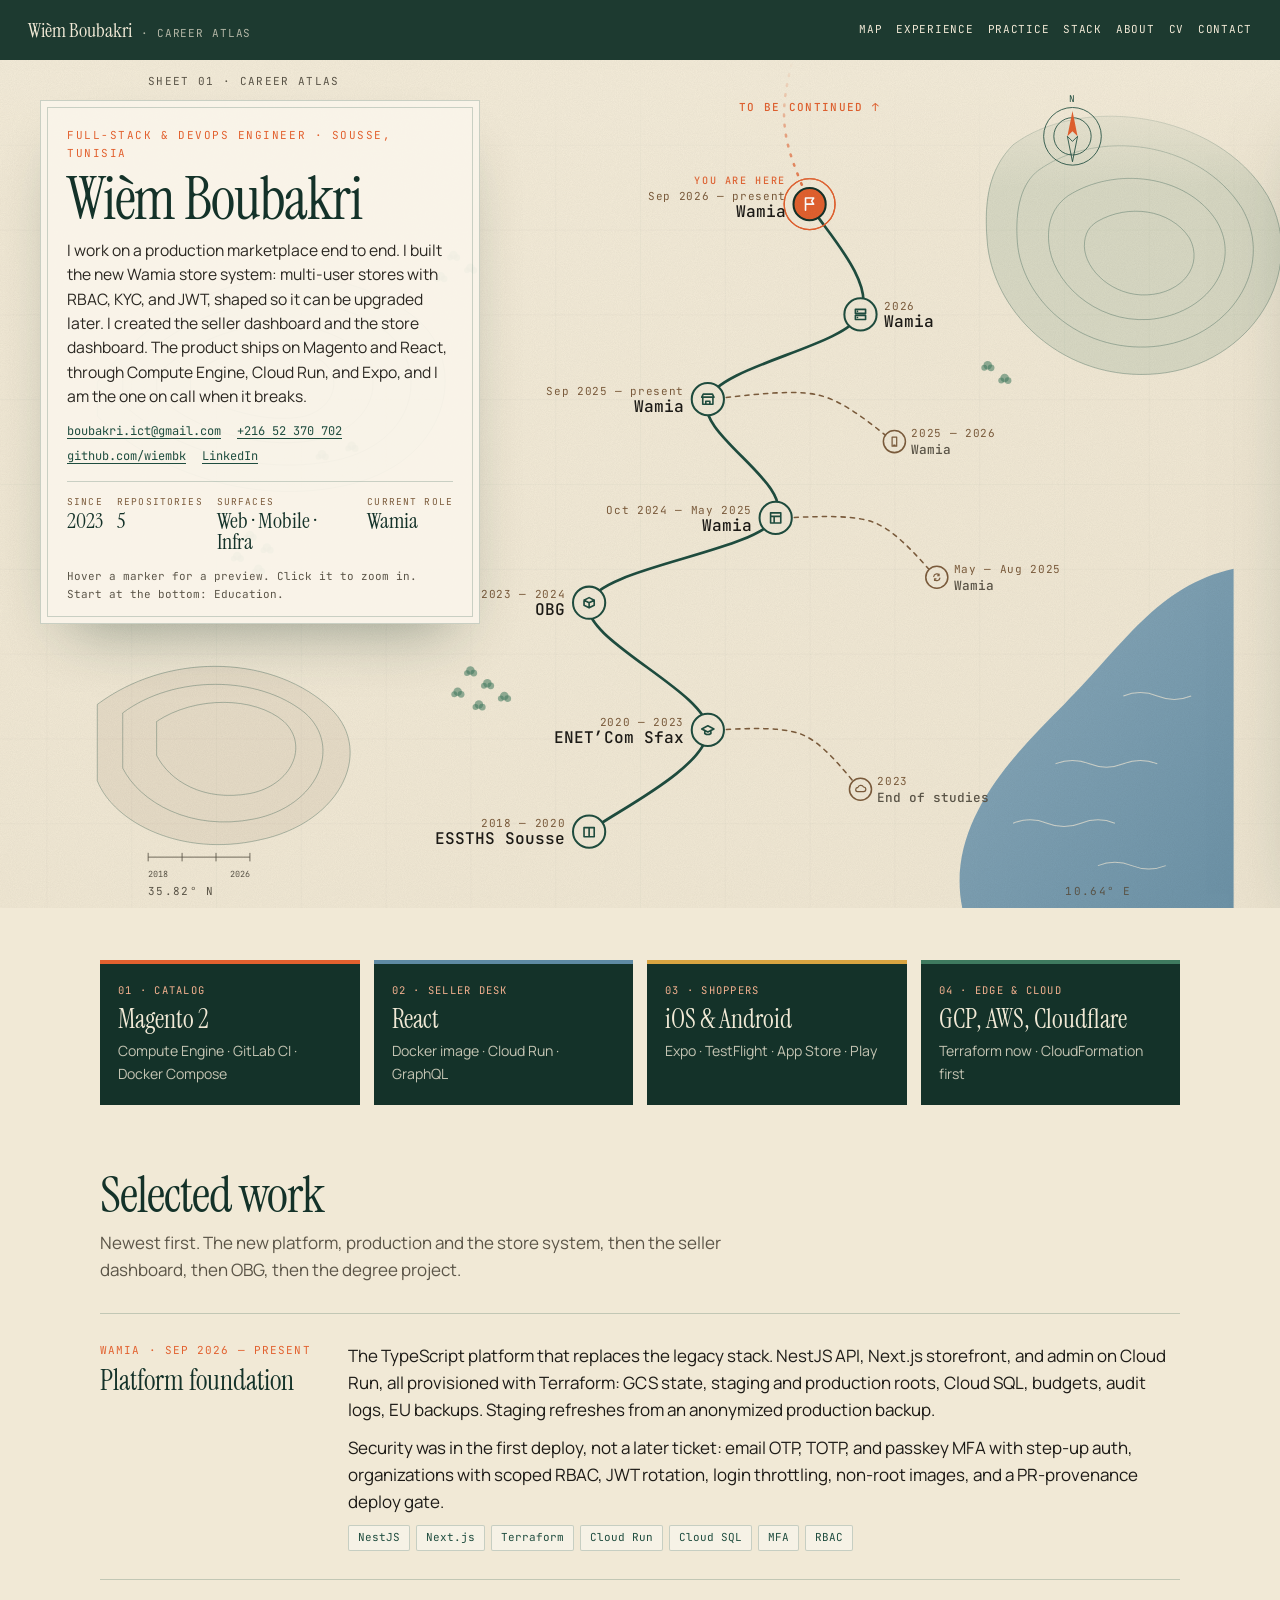
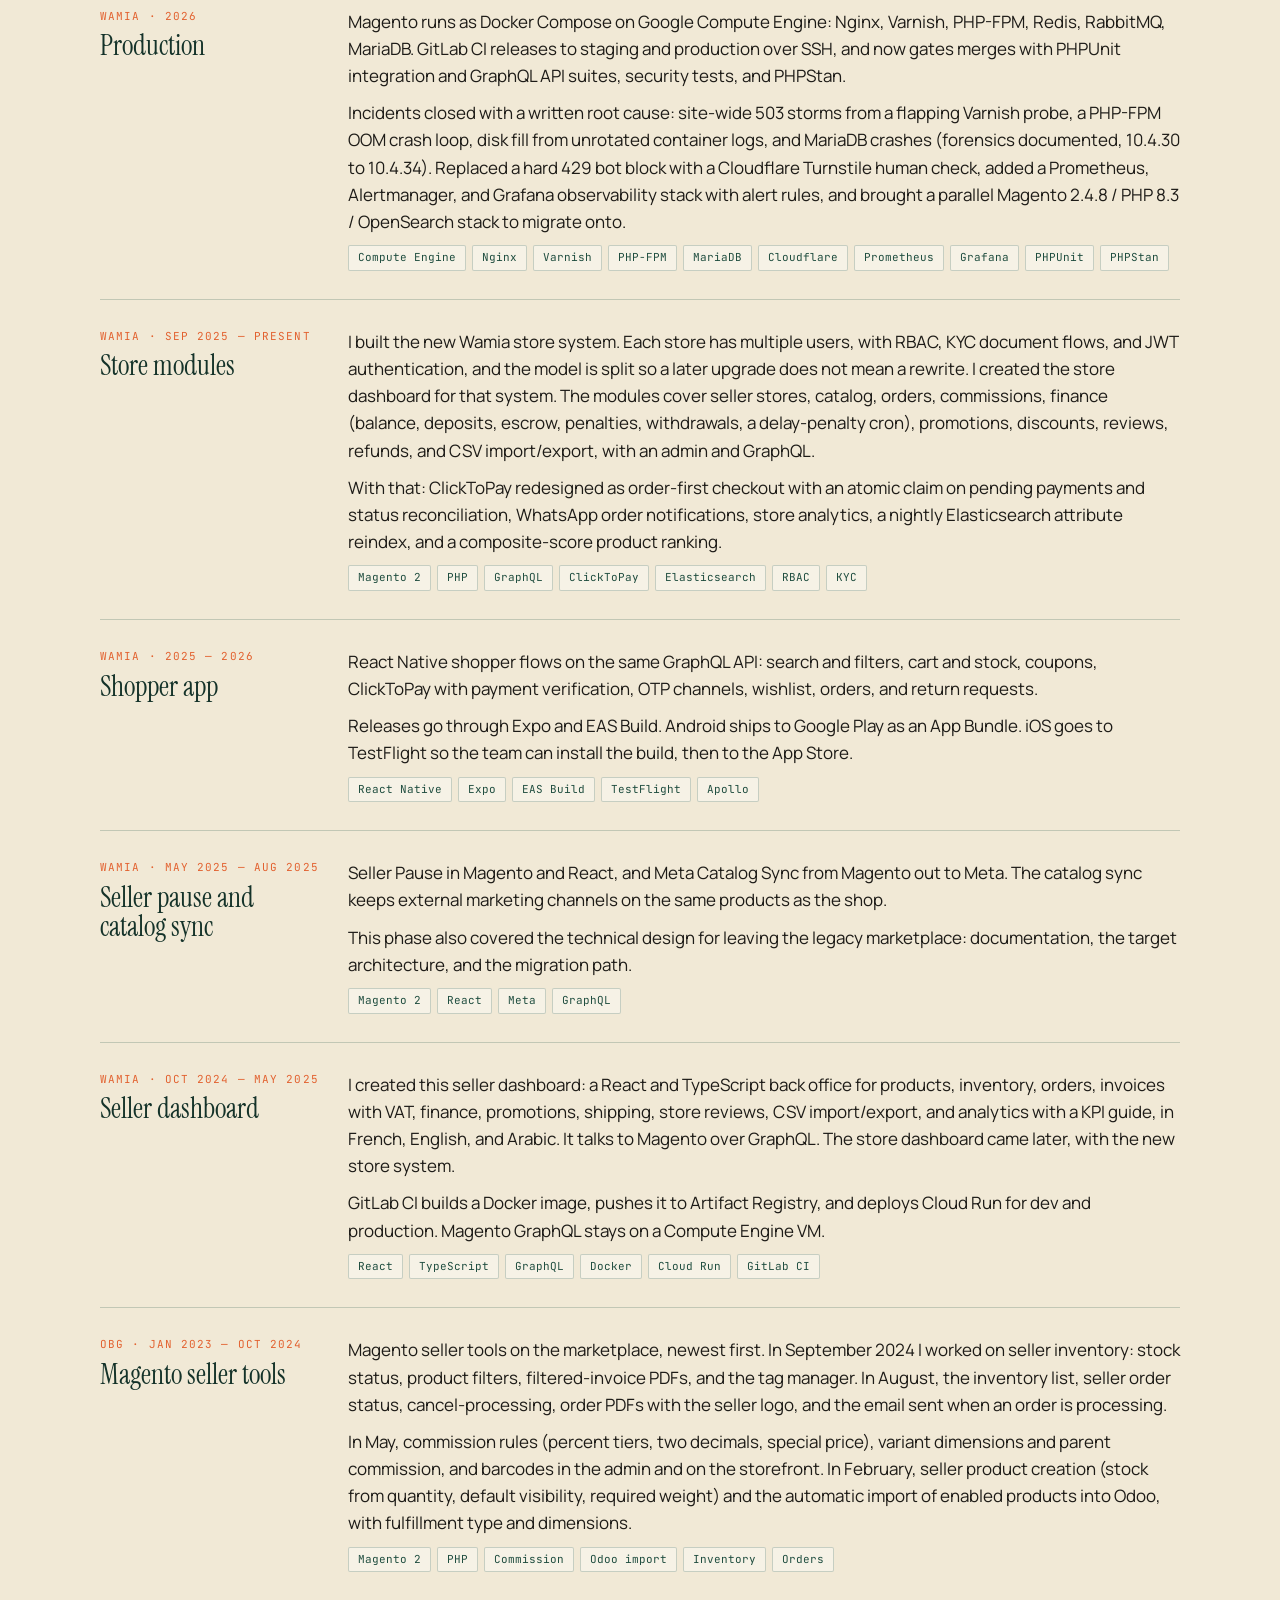
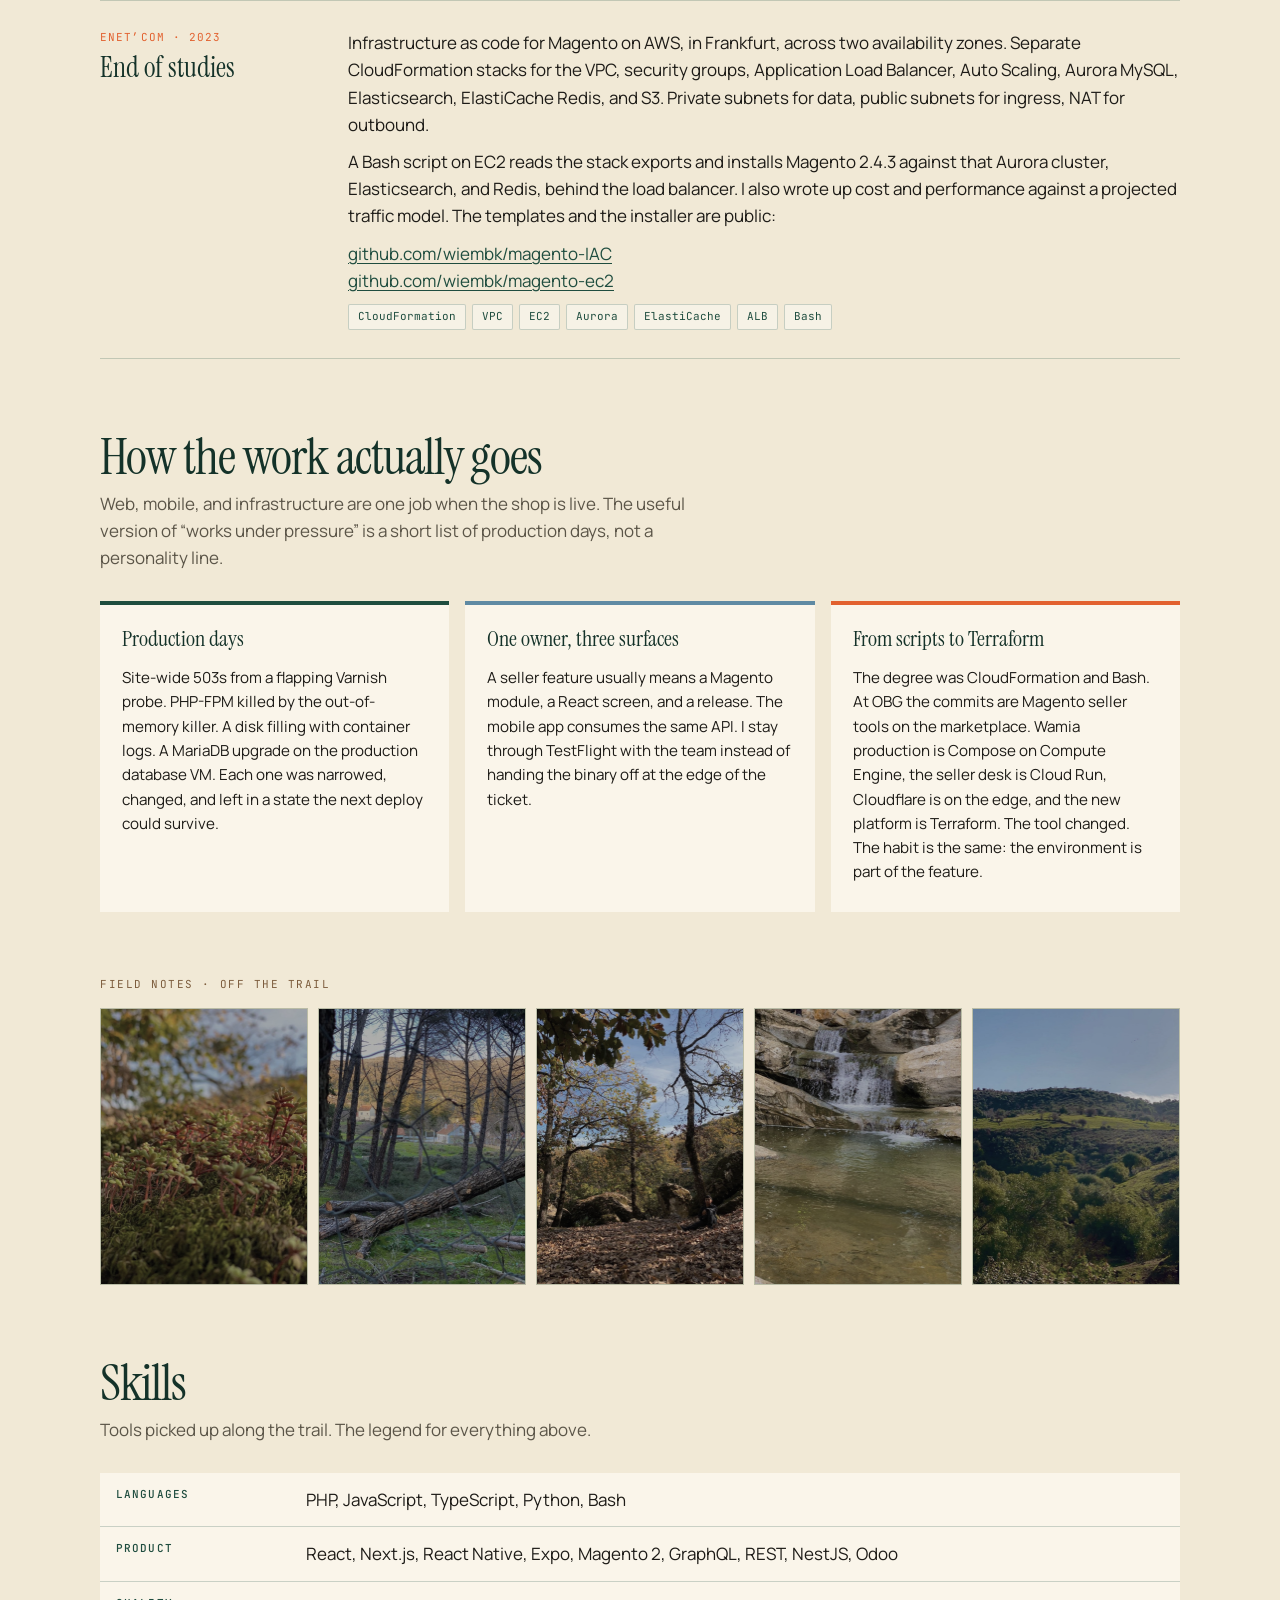
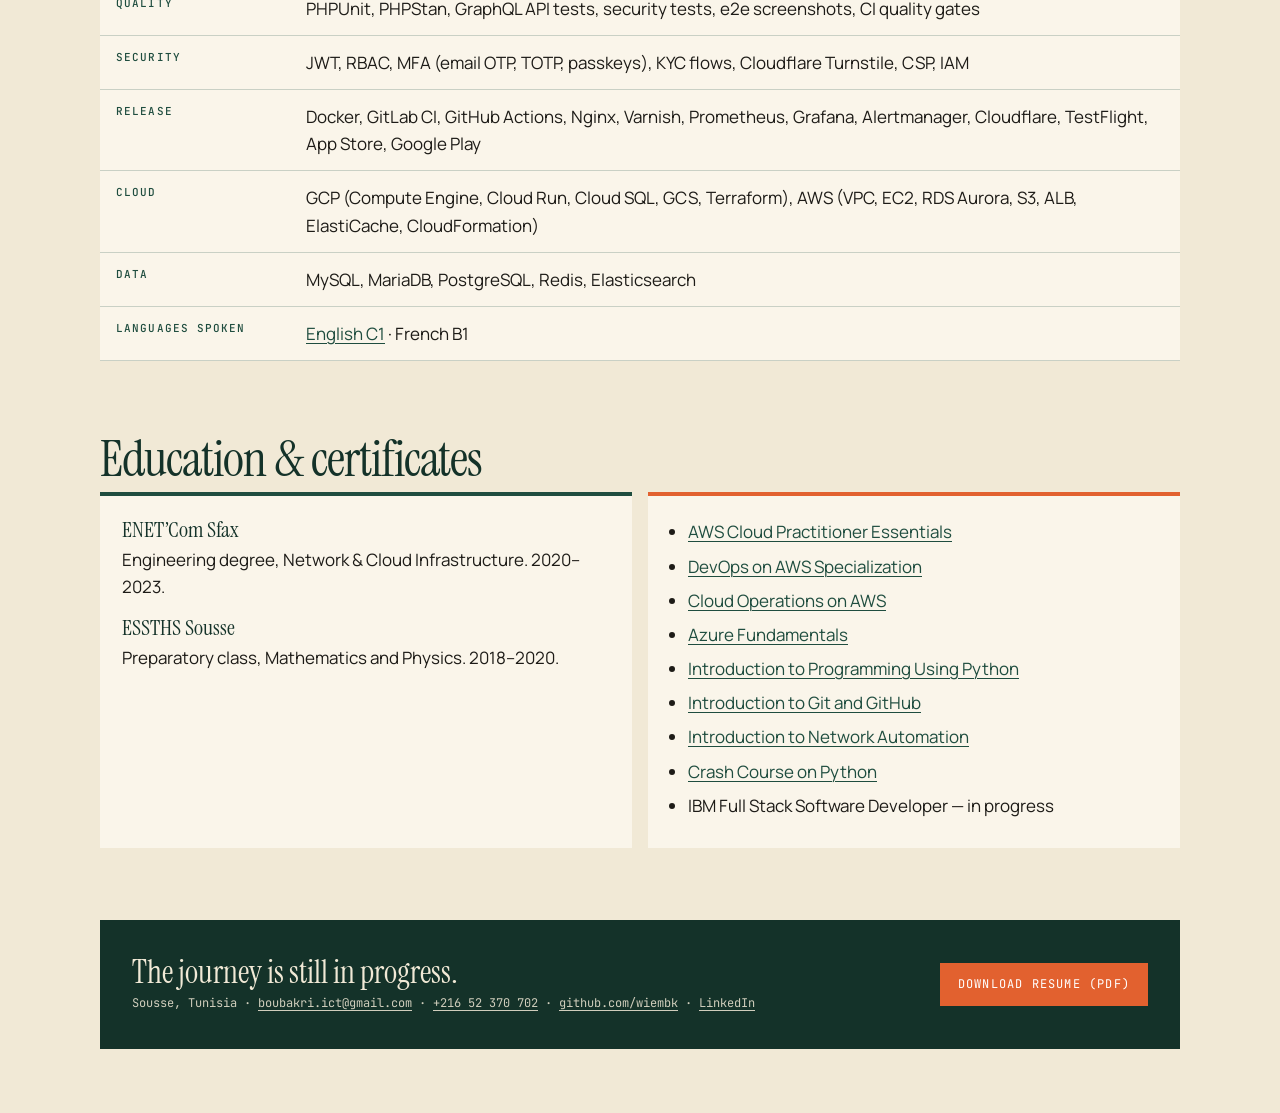
<file: index.html>
<!DOCTYPE html>
<html lang="en">
<head>
  <meta charset="utf-8">
  <meta name="viewport" content="width=device-width, initial-scale=1">
  <title>Wièm Boubakri — Full-Stack &amp; DevOps</title>
  <meta name="description" content="Wièm Boubakri, full-stack and DevOps engineer in Sousse. Magento, React, React Native, and the GCP and AWS infrastructure they run on. The Wamia store system, 2023–present.">
  <meta property="og:title" content="Wièm Boubakri — Full-Stack & DevOps">
  <meta property="og:description" content="The new Wamia store system, from Magento modules to Cloud Run, Compute Engine, TestFlight, and the stores.">
  <meta property="og:type" content="website">
  <meta property="og:url" content="https://wiembk.github.io/">
  <link rel="preconnect" href="https://fonts.googleapis.com">
  <link rel="preconnect" href="https://fonts.gstatic.com" crossorigin>
  <link href="https://fonts.googleapis.com/css2?family=Instrument+Serif:ital@0;1&family=Manrope:wght@400;500;600;700&family=JetBrains+Mono:wght@400;500&display=swap" rel="stylesheet">
  <link rel="stylesheet" href="styles.css?v=7">
  <link rel="icon" href="data:image/svg+xml,%3Csvg xmlns='http://www.w3.org/2000/svg' viewBox='0 0 32 32'%3E%3Crect fill='%231f4d3f' width='32' height='32'/%3E%3Ccircle cx='16' cy='16' r='6' fill='%23e2612f'/%3E%3C/svg%3E">
</head>
<body>
  <header class="topbar">
    <a class="brand" href="#top">Wièm Boubakri <span>· Career atlas</span></a>
    <nav>
      <a href="#top">Map</a>
      <a href="#work">Experience</a>
      <a href="#practice">Practice</a>
      <a href="#skills">Stack</a>
      <a href="#education">About</a>
      <a href="resume.html">CV</a>
      <a href="#contact">Contact</a>
    </nav>
  </header>

  <section class="atlas-stage" id="top">
    <svg id="atlas" viewBox="0 0 1200 1000" preserveAspectRatio="xMidYMid meet" role="img" aria-label="Illustrated map of Wièm Boubakri's career, from education at the bottom to the current role at Wamia, with the trail continuing off the top of the map">
      <defs>
        <radialGradient id="paper" cx="45%" cy="40%" r="80%">
          <stop offset="0" stop-color="#f4ecd9"/>
          <stop offset="1" stop-color="#e6dbc3"/>
        </radialGradient>
        <linearGradient id="sea" x1="0" y1="0" x2="1" y2="1">
          <stop offset="0" stop-color="#7fa3b8"/>
          <stop offset="1" stop-color="#5f8aa3"/>
        </linearGradient>
        <linearGradient id="fade-top" x1="0" y1="0" x2="0" y2="1">
          <stop offset="0" stop-color="#f4ecd9" stop-opacity="1"/>
          <stop offset="1" stop-color="#f4ecd9" stop-opacity="0"/>
        </linearGradient>
        <pattern id="grid" width="100" height="100" patternUnits="userSpaceOnUse">
          <path d="M100 0 H0 V100" fill="none" stroke="#1f4d3f" stroke-opacity="0.08" stroke-width="0.8"/>
        </pattern>
        <filter id="grain">
          <feTurbulence type="fractalNoise" baseFrequency="0.9" numOctaves="2" stitchTiles="stitch"/>
          <feColorMatrix values="0 0 0 0 0  0 0 0 0 0  0 0 0 0 0  0 0 0 0.05 0"/>
        </filter>
        <g id="tree">
          <circle r="5" class="tree-crown"/>
          <circle cx="4" cy="3" r="4" class="tree-crown"/>
          <circle cx="-4" cy="3" r="3.5" class="tree-crown"/>
        </g>
      </defs>

      <rect x="-2400" y="-2400" width="6000" height="6000" fill="url(#paper)"/>
      <rect x="-2400" y="-2400" width="6000" height="6000" fill="url(#grid)"/>

      <!-- Sea, bottom right: the Sousse coast -->
      <path class="sea" d="M980 1000 C 960 900, 1040 820, 1100 760 C 1170 690, 1210 620, 1300 600 L 1300 1000 Z" fill="url(#sea)"/>
      <path class="wave" d="M1040 900 q20 -8 40 0 t40 0 t40 0"/>
      <path class="wave" d="M1090 830 q20 -8 40 0 t40 0 t40 0"/>
      <path class="wave" d="M1140 950 q20 -8 40 0 t40 0"/>
      <path class="wave" d="M1170 750 q20 -8 40 0 t40 0"/>

      <!-- Highland, top left -->
      <g class="hill hill-a">
        <path d="M-40 380 C 60 250, 220 220, 330 300 C 400 350, 380 470, 260 500 C 140 530, 20 480, -40 420 Z"/>
        <path d="M-10 375 C 70 280, 210 255, 300 320 C 350 360, 340 445, 250 470 C 150 495, 40 455, -10 405 Z"/>
        <path d="M30 372 C 90 310, 200 290, 265 340 C 300 370, 290 425, 230 445 C 160 465, 70 435, 30 395 Z"/>
        <path d="M70 372 C 110 340, 180 325, 225 355 C 250 375, 240 410, 205 420 C 160 430, 100 410, 70 390 Z"/>
      </g>

      <!-- Ridge, right middle -->
      <g class="hill hill-b" transform="translate(160 -20)">
        <path d="M880 120 C 960 60, 1120 80, 1180 180 C 1230 270, 1160 380, 1050 390 C 940 400, 860 320, 850 240 C 845 190, 850 150, 880 120 Z"/>
        <path d="M910 150 C 980 100, 1100 115, 1150 195 C 1190 265, 1135 350, 1045 358 C 955 365, 890 300, 885 235 C 882 195, 890 165, 910 150 Z"/>
        <path d="M945 180 C 1000 145, 1085 155, 1120 210 C 1150 260, 1110 320, 1040 326 C 975 330, 925 280, 922 235 C 920 210, 928 192, 945 180 Z"/>
        <path d="M980 210 C 1015 190, 1065 195, 1088 230 C 1105 262, 1080 295, 1038 297 C 998 299, 965 268, 964 240 C 964 224, 970 216, 980 210 Z"/>
      </g>

      <!-- Low hills, bottom left -->
      <g class="hill hill-c">
        <path d="M-40 760 C 40 700, 160 700, 230 760 C 290 810, 250 900, 150 920 C 60 940, -20 900, -40 850 Z"/>
        <path d="M-10 770 C 50 725, 150 725, 205 770 C 250 810, 220 880, 145 895 C 70 910, 10 875, -10 835 Z"/>
        <path d="M30 780 C 75 750, 145 750, 180 780 C 210 808, 190 855, 140 865 C 85 875, 45 850, 30 820 Z"/>
      </g>

      <!-- Woods -->
      <g class="woods">
        <use href="#tree" x="140" y="560"/><use href="#tree" x="160" y="575"/><use href="#tree" x="125" y="585"/><use href="#tree" x="150" y="600"/>
        <use href="#tree" x="400" y="720"/><use href="#tree" x="420" y="735"/><use href="#tree" x="385" y="745"/><use href="#tree" x="410" y="760"/><use href="#tree" x="440" y="750"/>
        <use href="#tree" x="380" y="230"/><use href="#tree" x="400" y="245"/><use href="#tree" x="365" y="255"/>
        <use href="#tree" x="1010" y="360"/><use href="#tree" x="1030" y="375"/>
        <use href="#tree" x="240" y="440"/><use href="#tree" x="260" y="455"/><use href="#tree" x="225" y="465"/>
      </g>

      <!-- Trail and markers are drawn by map.js -->
      <g id="trail-layer"></g>
      <g id="marker-layer"></g>

      <!-- Top edge fades out: the journey continues beyond the map -->
      <rect class="overlay" x="-2400" y="0" width="6000" height="150" fill="url(#fade-top)"/>

      <!-- Frame, ticks, and cartouche -->
      <g class="ticks">
        <text x="20" y="985">35.82° N</text>
        <text x="1180" y="985" text-anchor="end">10.64° E</text>
        <text x="20" y="30">SHEET 01 · CAREER ATLAS</text>
        <text x="800" y="60" text-anchor="middle" class="tick-continues">TO BE CONTINUED ↑</text>
      </g>
      <g class="scalebar" transform="translate(20 940)">
        <path d="M0 0 h120 M0 -5 v10 M40 -5 v10 M80 -5 v10 M120 -5 v10"/>
        <text x="0" y="24">2018</text>
        <text x="120" y="24" text-anchor="end">2026</text>
      </g>
      <g class="compass" transform="translate(1110 90)">
        <circle r="34"/>
        <circle r="22"/>
        <path d="M0 -30 L6 0 L0 -6 L-6 0 Z" class="needle"/>
        <path d="M0 30 L6 0 L0 6 L-6 0 Z" class="needle-s"/>
        <text y="-40" text-anchor="middle">N</text>
      </g>
      <rect class="overlay" x="-2400" y="-2400" width="6000" height="6000" filter="url(#grain)"/>
    </svg>

    <div class="cartouche">
      <p class="eyebrow">Full-Stack &amp; DevOps Engineer · Sousse, Tunisia</p>
      <h1>Wièm Boubakri</h1>
      <p class="lede">I work on a production marketplace end to end. I built the new Wamia store system: multi-user stores with RBAC, KYC, and JWT, shaped so it can be upgraded later. I created the seller dashboard and the store dashboard. The product ships on Magento and React, through Compute Engine, Cloud Run, and Expo, and I am the one on call when it breaks.</p>
      <ul class="contact">
        <li><a href="mailto:boubakri.ict@gmail.com">boubakri.ict@gmail.com</a></li>
        <li><a href="tel:+21652370702">+216 52 370 702</a></li>
        <li><a href="https://github.com/wiembk">github.com/wiembk</a></li>
        <li><a href="https://www.linkedin.com/in/wi%C3%A8m-boubakri-493783202/">LinkedIn</a></li>
      </ul>
      <dl class="facts" aria-label="At a glance">
        <div><dt>Since</dt><dd>2023</dd></div>
        <div><dt>Repositories</dt><dd>5</dd></div>
        <div><dt>Surfaces</dt><dd>Web · Mobile · Infra</dd></div>
        <div><dt>Current role</dt><dd>Wamia</dd></div>
      </dl>
      <p class="hint">Hover a marker for a preview. Click it to zoom in. Start at the bottom: Education.</p>
    </div>

    <div id="map-preview" class="preview" aria-hidden="true">
      <p class="pv-year"></p>
      <p class="pv-org"></p>
      <p class="pv-title"></p>
    </div>

    <aside id="map-panel" class="panel" aria-hidden="true" aria-label="Location details">
      <button class="panel-close" type="button" aria-label="Close and zoom out">×</button>
      <div class="panel-body"></div>
    </aside>
  </section>

  <main class="sheet">
    <ol class="path" aria-label="Where the product runs">
      <li>
        <span class="idx">01 · Catalog</span>
        <strong>Magento 2</strong>
        <span class="where">Compute Engine · GitLab CI · Docker Compose</span>
      </li>
      <li>
        <span class="idx">02 · Seller desk</span>
        <strong>React</strong>
        <span class="where">Docker image · Cloud Run · GraphQL</span>
      </li>
      <li>
        <span class="idx">03 · Shoppers</span>
        <strong>iOS &amp; Android</strong>
        <span class="where">Expo · TestFlight · App Store · Play</span>
      </li>
      <li>
        <span class="idx">04 · Edge &amp; cloud</span>
        <strong>GCP, AWS, Cloudflare</strong>
        <span class="where">Terraform now · CloudFormation first</span>
      </li>
    </ol>

    <section id="work">
      <h2>Selected work</h2>
      <p class="section-lead">Newest first. The new platform, production and the store system, then the seller dashboard, then OBG, then the degree project.</p>

      <article class="case" id="case-platform">
        <header>
          <p>Wamia · Sep 2026 — present</p>
          <h3>Platform foundation</h3>
        </header>
        <div>
          <p>The TypeScript platform that replaces the legacy stack. NestJS API, Next.js storefront, and admin on Cloud Run, all provisioned with Terraform: GCS state, staging and production roots, Cloud SQL, budgets, audit logs, EU backups. Staging refreshes from an anonymized production backup.</p>
          <p>Security was in the first deploy, not a later ticket: email OTP, TOTP, and passkey MFA with step-up auth, organizations with scoped RBAC, JWT rotation, login throttling, non-root images, and a PR-provenance deploy gate.</p>
          <ul class="stack">
            <li>NestJS</li>
            <li>Next.js</li>
            <li>Terraform</li>
            <li>Cloud Run</li>
            <li>Cloud SQL</li>
            <li>MFA</li>
            <li>RBAC</li>
          </ul>
        </div>
      </article>

      <article class="case" id="case-production">
        <header>
          <p>Wamia · 2026</p>
          <h3>Production</h3>
        </header>
        <div>
          <p>Magento runs as Docker Compose on Google Compute Engine: Nginx, Varnish, PHP-FPM, Redis, RabbitMQ, MariaDB. GitLab CI releases to staging and production over SSH, and now gates merges with PHPUnit integration and GraphQL API suites, security tests, and PHPStan.</p>
          <p>Incidents closed with a written root cause: site-wide 503 storms from a flapping Varnish probe, a PHP-FPM OOM crash loop, disk fill from unrotated container logs, and MariaDB crashes (forensics documented, 10.4.30 to 10.4.34). Replaced a hard 429 bot block with a Cloudflare Turnstile human check, added a Prometheus, Alertmanager, and Grafana observability stack with alert rules, and brought a parallel Magento 2.4.8 / PHP 8.3 / OpenSearch stack to migrate onto.</p>
          <ul class="stack">
            <li>Compute Engine</li>
            <li>Nginx</li>
            <li>Varnish</li>
            <li>PHP-FPM</li>
            <li>MariaDB</li>
            <li>Cloudflare</li>
            <li>Prometheus</li>
            <li>Grafana</li>
            <li>PHPUnit</li>
            <li>PHPStan</li>
          </ul>
        </div>
      </article>

      <article class="case" id="case-store">
        <header>
          <p>Wamia · Sep 2025 — present</p>
          <h3>Store modules</h3>
        </header>
        <div>
          <p>I built the new Wamia store system. Each store has multiple users, with RBAC, KYC document flows, and JWT authentication, and the model is split so a later upgrade does not mean a rewrite. I created the store dashboard for that system. The modules cover seller stores, catalog, orders, commissions, finance (balance, deposits, escrow, penalties, withdrawals, a delay-penalty cron), promotions, discounts, reviews, refunds, and CSV import/export, with an admin and GraphQL.</p>
          <p>With that: ClickToPay redesigned as order-first checkout with an atomic claim on pending payments and status reconciliation, WhatsApp order notifications, store analytics, a nightly Elasticsearch attribute reindex, and a composite-score product ranking.</p>
          <ul class="stack">
            <li>Magento 2</li>
            <li>PHP</li>
            <li>GraphQL</li>
            <li>ClickToPay</li>
            <li>Elasticsearch</li>
            <li>RBAC</li>
            <li>KYC</li>
          </ul>
        </div>
      </article>

      <article class="case" id="case-mobile">
        <header>
          <p>Wamia · 2025 — 2026</p>
          <h3>Shopper app</h3>
        </header>
        <div>
          <p>React Native shopper flows on the same GraphQL API: search and filters, cart and stock, coupons, ClickToPay with payment verification, OTP channels, wishlist, orders, and return requests.</p>
          <p>Releases go through Expo and EAS Build. Android ships to Google Play as an App Bundle. iOS goes to TestFlight so the team can install the build, then to the App Store.</p>
          <ul class="stack">
            <li>React Native</li>
            <li>Expo</li>
            <li>EAS Build</li>
            <li>TestFlight</li>
            <li>Apollo</li>
          </ul>
        </div>
      </article>

      <article class="case" id="case-sync">
        <header>
          <p>Wamia · May 2025 — Aug 2025</p>
          <h3>Seller pause and catalog sync</h3>
        </header>
        <div>
          <p>Seller Pause in Magento and React, and Meta Catalog Sync from Magento out to Meta. The catalog sync keeps external marketing channels on the same products as the shop.</p>
          <p>This phase also covered the technical design for leaving the legacy marketplace: documentation, the target architecture, and the migration path.</p>
          <ul class="stack">
            <li>Magento 2</li>
            <li>React</li>
            <li>Meta</li>
            <li>GraphQL</li>
          </ul>
        </div>
      </article>

      <article class="case" id="case-dashboard">
        <header>
          <p>Wamia · Oct 2024 — May 2025</p>
          <h3>Seller dashboard</h3>
        </header>
        <div>
          <p>I created this seller dashboard: a React and TypeScript back office for products, inventory, orders, invoices with VAT, finance, promotions, shipping, store reviews, CSV import/export, and analytics with a KPI guide, in French, English, and Arabic. It talks to Magento over GraphQL. The store dashboard came later, with the new store system.</p>
          <p>GitLab CI builds a Docker image, pushes it to Artifact Registry, and deploys Cloud Run for dev and production. Magento GraphQL stays on a Compute Engine VM.</p>
          <ul class="stack">
            <li>React</li>
            <li>TypeScript</li>
            <li>GraphQL</li>
            <li>Docker</li>
            <li>Cloud Run</li>
            <li>GitLab CI</li>
          </ul>
        </div>
      </article>

      <article class="case" id="case-obg">
        <header>
          <p>OBG · Jan 2023 — Oct 2024</p>
          <h3>Magento seller tools</h3>
        </header>
        <div>
          <p>Magento seller tools on the marketplace, newest first. In September 2024 I worked on seller inventory: stock status, product filters, filtered-invoice PDFs, and the tag manager. In August, the inventory list, seller order status, cancel-processing, order PDFs with the seller logo, and the email sent when an order is processing.</p>
          <p>In May, commission rules (percent tiers, two decimals, special price), variant dimensions and parent commission, and barcodes in the admin and on the storefront. In February, seller product creation (stock from quantity, default visibility, required weight) and the automatic import of enabled products into Odoo, with fulfillment type and dimensions.</p>
          <ul class="stack">
            <li>Magento 2</li>
            <li>PHP</li>
            <li>Commission</li>
            <li>Odoo import</li>
            <li>Inventory</li>
            <li>Orders</li>
          </ul>
        </div>
      </article>

      <article class="case" id="case-iac">
        <header>
          <p>ENET’Com · 2023</p>
          <h3>End of studies</h3>
        </header>
        <div>
          <p>Infrastructure as code for Magento on AWS, in Frankfurt, across two availability zones. Separate CloudFormation stacks for the VPC, security groups, Application Load Balancer, Auto Scaling, Aurora MySQL, Elasticsearch, ElastiCache Redis, and S3. Private subnets for data, public subnets for ingress, NAT for outbound.</p>
          <p>A Bash script on EC2 reads the stack exports and installs Magento 2.4.3 against that Aurora cluster, Elasticsearch, and Redis, behind the load balancer. I also wrote up cost and performance against a projected traffic model. The templates and the installer are public:</p>
          <p><a href="https://github.com/wiembk/magento-IAC">github.com/wiembk/magento-IAC</a><br><a href="https://github.com/wiembk/magento-ec2">github.com/wiembk/magento-ec2</a></p>
          <ul class="stack">
            <li>CloudFormation</li>
            <li>VPC</li>
            <li>EC2</li>
            <li>Aurora</li>
            <li>ElastiCache</li>
            <li>ALB</li>
            <li>Bash</li>
          </ul>
        </div>
      </article>
    </section>

    <section id="practice">
      <h2>How the work actually goes</h2>
      <p class="section-lead">Web, mobile, and infrastructure are one job when the shop is live. The useful version of “works under pressure” is a short list of production days, not a personality line.</p>
      <div class="notes">
        <article>
          <h3>Production days</h3>
          <p>Site-wide 503s from a flapping Varnish probe. PHP-FPM killed by the out-of-memory killer. A disk filling with container logs. A MariaDB upgrade on the production database VM. Each one was narrowed, changed, and left in a state the next deploy could survive.</p>
        </article>
        <article>
          <h3>One owner, three surfaces</h3>
          <p>A seller feature usually means a Magento module, a React screen, and a release. The mobile app consumes the same API. I stay through TestFlight with the team instead of handing the binary off at the edge of the ticket.</p>
        </article>
        <article>
          <h3>From scripts to Terraform</h3>
          <p>The degree was CloudFormation and Bash. At OBG the commits are Magento seller tools on the marketplace. Wamia production is Compose on Compute Engine, the seller desk is Cloud Run, Cloudflare is on the edge, and the new platform is Terraform. The tool changed. The habit is the same: the environment is part of the feature.</p>
        </article>
      </div>
    </section>

    <section id="field" class="field" aria-label="Field notes">
      <p class="field-kicker">Field notes · off the trail</p>
      <ul class="field-strip">
        <li><img src="img/field-01.jpg" alt="Red-stemmed succulents on a moss bank, autumn light" loading="lazy" width="768" height="1024"></li>
        <li><img src="img/field-02.jpg" alt="Pine trunks and fallen logs above a village at golden hour" loading="lazy" width="768" height="1024"></li>
        <li><img src="img/field-03.jpg" alt="Oak forest in autumn, leaves on the ground, boulders" loading="lazy" width="768" height="1024"></li>
        <li><img src="img/field-04.jpg" alt="A small waterfall over layered rock into a green pool" loading="lazy" width="768" height="1024"></li>
        <li><img src="img/field-05.jpg" alt="Green hills and olive trees under a clear sky" loading="lazy" width="768" height="1024"></li>
      </ul>
    </section>

    <section id="skills">
      <h2>Skills</h2>
      <p class="section-lead">Tools picked up along the trail. The legend for everything above.</p>
      <table class="skills">
        <tbody>
          <tr>
            <th>Languages</th>
            <td>PHP, JavaScript, TypeScript, Python, Bash</td>
          </tr>
          <tr>
            <th>Product</th>
            <td>React, Next.js, React Native, Expo, Magento 2, GraphQL, REST, NestJS, Odoo</td>
          </tr>
          <tr>
            <th>Quality</th>
            <td>PHPUnit, PHPStan, GraphQL API tests, security tests, e2e screenshots, CI quality gates</td>
          </tr>
          <tr>
            <th>Security</th>
            <td>JWT, RBAC, MFA (email OTP, TOTP, passkeys), KYC flows, Cloudflare Turnstile, CSP, IAM</td>
          </tr>
          <tr>
            <th>Release</th>
            <td>Docker, GitLab CI, GitHub Actions, Nginx, Varnish, Prometheus, Grafana, Alertmanager, Cloudflare, TestFlight, App Store, Google Play</td>
          </tr>
          <tr>
            <th>Cloud</th>
            <td>GCP (Compute Engine, Cloud Run, Cloud SQL, GCS, Terraform), AWS (VPC, EC2, RDS Aurora, S3, ALB, ElastiCache, CloudFormation)</td>
          </tr>
          <tr>
            <th>Data</th>
            <td>MySQL, MariaDB, PostgreSQL, Redis, Elasticsearch</td>
          </tr>
          <tr>
            <th>Languages spoken</th>
            <td><a href="https://cert.efset.org/MM6SDx">English C1</a> · French B1</td>
          </tr>
        </tbody>
      </table>
    </section>

    <section id="education">
      <h2>Education &amp; certificates</h2>
      <div class="two">
        <div>
          <h3 class="plain">ENET’Com Sfax</h3>
          <p>Engineering degree, Network &amp; Cloud Infrastructure. 2020–2023.</p>
          <h3 class="plain">ESSTHS Sousse</h3>
          <p>Preparatory class, Mathematics and Physics. 2018–2020.</p>
        </div>
        <div>
          <ul class="certs">
            <li><a href="https://drive.google.com/file/d/1_1jLtvXYV4eo3MJNdvYTq_Lkex4wQzK7/view">AWS Cloud Practitioner Essentials</a></li>
            <li><a href="https://www.coursera.org/account/accomplishments/specialization/TWV79HCF8F5U">DevOps on AWS Specialization</a></li>
            <li><a href="https://www.coursera.org/account/accomplishments/verify/R3Q22K4W58J7">Cloud Operations on AWS</a></li>
            <li><a href="https://drive.google.com/file/d/1Y1gZ4ScMN9NlFV-8IL65Gn_cewca-HWh/view">Azure Fundamentals</a></li>
            <li><a href="https://drive.google.com/file/d/1k7Gmsnxbhgt2LNV8YD_3bbGJUZ9FT2f1/view">Introduction to Programming Using Python</a></li>
            <li><a href="https://www.coursera.org/account/accomplishments/verify/2NA354GZRB7Q">Introduction to Git and GitHub</a></li>
            <li><a href="https://www.coursera.org/account/accomplishments/verify/HYGHPWAWJUBF">Introduction to Network Automation</a></li>
            <li><a href="https://www.coursera.org/account/accomplishments/verify/X9KK7CVKXENY">Crash Course on Python</a></li>
            <li>IBM Full Stack Software Developer — in progress</li>
          </ul>
        </div>
      </div>
    </section>

    <footer id="contact">
      <div>
        <p class="foot-title">The journey is still in progress.</p>
        <p class="foot-sub">Sousse, Tunisia · <a href="mailto:boubakri.ict@gmail.com">boubakri.ict@gmail.com</a> · <a href="tel:+21652370702">+216 52 370 702</a> · <a href="https://github.com/wiembk">github.com/wiembk</a> · <a href="https://www.linkedin.com/in/wi%C3%A8m-boubakri-493783202/">LinkedIn</a></p>
      </div>
      <a class="button" href="resume.pdf" download>Download resume (PDF)</a>
    </footer>
  </main>
  <script src="map.js?v=7"></script>
</body>
</html>
</file>
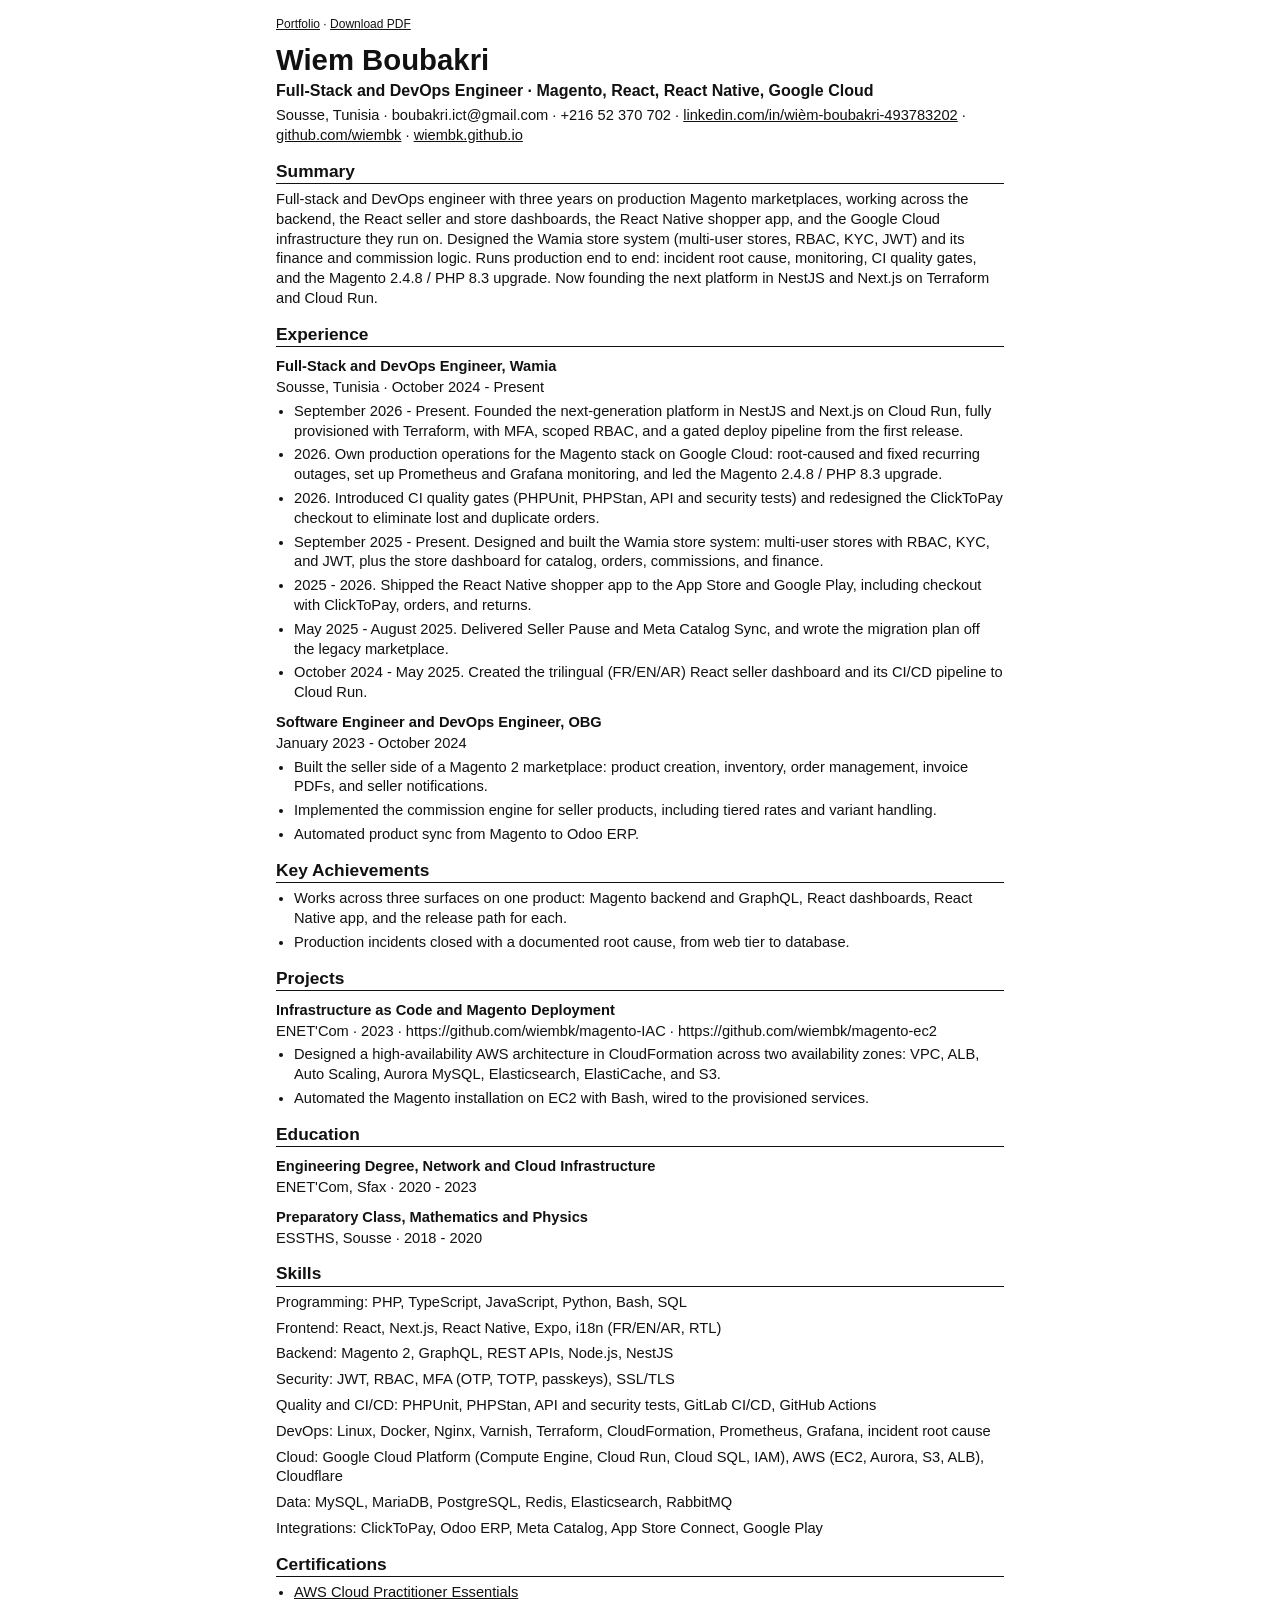
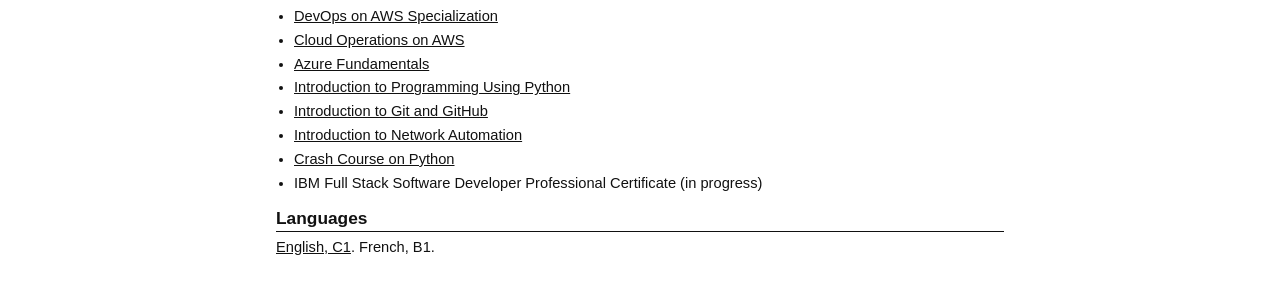
<file: resume.html>
<!DOCTYPE html>
<html lang="en">
<head>
  <meta charset="utf-8">
  <meta name="viewport" content="width=device-width, initial-scale=1">
  <title>Wiem Boubakri - Resume</title>
  <meta name="description" content="Resume of Wiem Boubakri, Full-Stack and DevOps engineer.">
  <link rel="stylesheet" href="resume.css">
</head>
<body>
  <p class="nav"><a href="index.html">Portfolio</a> · <a href="resume.pdf" download>Download PDF</a></p>

  <main>
    <h1>Wiem Boubakri</h1>
    <p class="role">Full-Stack and DevOps Engineer · Magento, React, React Native, Google Cloud</p>
    <p class="contact">Sousse, Tunisia · boubakri.ict@gmail.com · +216 52 370 702 · <a href="https://www.linkedin.com/in/wi%C3%A8m-boubakri-493783202/">linkedin.com/in/wièm-boubakri-493783202</a> · <a href="https://github.com/wiembk">github.com/wiembk</a> · <a href="https://wiembk.github.io">wiembk.github.io</a></p>

    <h2>Summary</h2>
    <p>Full-stack and DevOps engineer with three years on production Magento marketplaces, working across the backend, the React seller and store dashboards, the React Native shopper app, and the Google Cloud infrastructure they run on. Designed the Wamia store system (multi-user stores, RBAC, KYC, JWT) and its finance and commission logic. Runs production end to end: incident root cause, monitoring, CI quality gates, and the Magento 2.4.8 / PHP 8.3 upgrade. Now founding the next platform in NestJS and Next.js on Terraform and Cloud Run.</p>

    <h2>Experience</h2>

    <h3>Full-Stack and DevOps Engineer, Wamia</h3>
    <p class="meta">Sousse, Tunisia · October 2024 - Present</p>
    <ul>
      <li>September 2026 - Present. Founded the next-generation platform in NestJS and Next.js on Cloud Run, fully provisioned with Terraform, with MFA, scoped RBAC, and a gated deploy pipeline from the first release.</li>
      <li>2026. Own production operations for the Magento stack on Google Cloud: root-caused and fixed recurring outages, set up Prometheus and Grafana monitoring, and led the Magento 2.4.8 / PHP 8.3 upgrade.</li>
      <li>2026. Introduced CI quality gates (PHPUnit, PHPStan, API and security tests) and redesigned the ClickToPay checkout to eliminate lost and duplicate orders.</li>
      <li>September 2025 - Present. Designed and built the Wamia store system: multi-user stores with RBAC, KYC, and JWT, plus the store dashboard for catalog, orders, commissions, and finance.</li>
      <li>2025 - 2026. Shipped the React Native shopper app to the App Store and Google Play, including checkout with ClickToPay, orders, and returns.</li>
      <li>May 2025 - August 2025. Delivered Seller Pause and Meta Catalog Sync, and wrote the migration plan off the legacy marketplace.</li>
      <li>October 2024 - May 2025. Created the trilingual (FR/EN/AR) React seller dashboard and its CI/CD pipeline to Cloud Run.</li>
    </ul>

    <h3>Software Engineer and DevOps Engineer, OBG</h3>
    <p class="meta">January 2023 - October 2024</p>
    <ul>
      <li>Built the seller side of a Magento 2 marketplace: product creation, inventory, order management, invoice PDFs, and seller notifications.</li>
      <li>Implemented the commission engine for seller products, including tiered rates and variant handling.</li>
      <li>Automated product sync from Magento to Odoo ERP.</li>
    </ul>

    <h2>Key Achievements</h2>
    <ul>
      <li>Works across three surfaces on one product: Magento backend and GraphQL, React dashboards, React Native app, and the release path for each.</li>
      <li>Production incidents closed with a documented root cause, from web tier to database.</li>
    </ul>

    <h2>Projects</h2>

    <h3>Infrastructure as Code and Magento Deployment</h3>
    <p class="meta">ENET'Com · 2023 · https://github.com/wiembk/magento-IAC · https://github.com/wiembk/magento-ec2</p>
    <ul>
      <li>Designed a high-availability AWS architecture in CloudFormation across two availability zones: VPC, ALB, Auto Scaling, Aurora MySQL, Elasticsearch, ElastiCache, and S3.</li>
      <li>Automated the Magento installation on EC2 with Bash, wired to the provisioned services.</li>
    </ul>

    <h2>Education</h2>

    <h3>Engineering Degree, Network and Cloud Infrastructure</h3>
    <p class="meta">ENET'Com, Sfax · 2020 - 2023</p>

    <h3>Preparatory Class, Mathematics and Physics</h3>
    <p class="meta">ESSTHS, Sousse · 2018 - 2020</p>

    <h2>Skills</h2>
    <p>Programming: PHP, TypeScript, JavaScript, Python, Bash, SQL</p>
    <p>Frontend: React, Next.js, React Native, Expo, i18n (FR/EN/AR, RTL)</p>
    <p>Backend: Magento 2, GraphQL, REST APIs, Node.js, NestJS</p>
    <p>Security: JWT, RBAC, MFA (OTP, TOTP, passkeys), SSL/TLS</p>
    <p>Quality and CI/CD: PHPUnit, PHPStan, API and security tests, GitLab CI/CD, GitHub Actions</p>
    <p>DevOps: Linux, Docker, Nginx, Varnish, Terraform, CloudFormation, Prometheus, Grafana, incident root cause</p>
    <p>Cloud: Google Cloud Platform (Compute Engine, Cloud Run, Cloud SQL, IAM), AWS (EC2, Aurora, S3, ALB), Cloudflare</p>
    <p>Data: MySQL, MariaDB, PostgreSQL, Redis, Elasticsearch, RabbitMQ</p>
    <p>Integrations: ClickToPay, Odoo ERP, Meta Catalog, App Store Connect, Google Play</p>

    <h2>Certifications</h2>
    <ul class="certs-compact">
      <li><a href="https://drive.google.com/file/d/1_1jLtvXYV4eo3MJNdvYTq_Lkex4wQzK7/view">AWS Cloud Practitioner Essentials</a></li>
      <li><a href="https://www.coursera.org/account/accomplishments/specialization/TWV79HCF8F5U">DevOps on AWS Specialization</a></li>
      <li><a href="https://www.coursera.org/account/accomplishments/verify/R3Q22K4W58J7">Cloud Operations on AWS</a></li>
      <li><a href="https://drive.google.com/file/d/1Y1gZ4ScMN9NlFV-8IL65Gn_cewca-HWh/view">Azure Fundamentals</a></li>
      <li><a href="https://drive.google.com/file/d/1k7Gmsnxbhgt2LNV8YD_3bbGJUZ9FT2f1/view">Introduction to Programming Using Python</a></li>
      <li><a href="https://www.coursera.org/account/accomplishments/verify/2NA354GZRB7Q">Introduction to Git and GitHub</a></li>
      <li><a href="https://www.coursera.org/account/accomplishments/verify/HYGHPWAWJUBF">Introduction to Network Automation</a></li>
      <li><a href="https://www.coursera.org/account/accomplishments/verify/X9KK7CVKXENY">Crash Course on Python</a></li>
      <li>IBM Full Stack Software Developer Professional Certificate (in progress)</li>
    </ul>

    <h2>Languages</h2>
    <p><a href="https://cert.efset.org/MM6SDx">English, C1</a>. French, B1.</p>
  </main>
</body>
</html>
</file>
<file: styles.css>
:root {
  --paper: #f1e9d6;
  --paper-deep: #e6dbc3;
  --ink: #1d1b17;
  --forest: #1f4d3f;
  --forest-deep: #143229;
  --moss: #3f7a5f;
  --sea: #5f8aa3;
  --brown: #7c5c3c;
  --orange: #e2612f;
  --muted: #5b5548;
  --line: rgba(31, 77, 63, 0.22);
  --card: #faf5ea;
  --max: 1080px;
  --display: "Instrument Serif", "Iowan Old Style", Georgia, serif;
  --sans: "Manrope", "Helvetica Neue", Arial, sans-serif;
  --mono: "JetBrains Mono", ui-monospace, SFMono-Regular, monospace;
}

* { box-sizing: border-box; }

html { scroll-behavior: smooth; }

body {
  margin: 0;
  color: var(--ink);
  background: var(--paper);
  font-family: var(--sans);
  font-size: 17px;
  line-height: 1.6;
  -webkit-font-smoothing: antialiased;
}

a { color: var(--forest); text-underline-offset: 3px; text-decoration-thickness: 1px; }
a:hover { color: var(--orange); }

/* Top bar */

.topbar {
  position: sticky;
  top: 0;
  z-index: 20;
  display: flex;
  justify-content: space-between;
  align-items: center;
  gap: 16px;
  padding: 14px 28px;
  background: rgba(20, 50, 41, 0.96);
  color: #f1e9d6;
  font-family: var(--mono);
  font-size: 12px;
  letter-spacing: 0.06em;
  text-transform: uppercase;
}

.topbar a { color: inherit; text-decoration: none; }
.topbar a:hover { color: #f3b18f; }
.topbar .brand { font-family: var(--display); font-size: 20px; letter-spacing: 0; text-transform: none; }
.topbar .brand span { font-family: var(--mono); font-size: 11px; letter-spacing: 0.08em; text-transform: uppercase; opacity: 0.7; margin-left: 6px; }
.topbar nav { display: flex; flex-wrap: wrap; justify-content: flex-end; gap: 14px; font-size: 11px; }

/* Map stage */

.atlas-stage {
  position: relative;
  height: calc(100vh - 52px);
  min-height: 640px;
  overflow: hidden;
  background: #ece2cc;
}

#atlas {
  position: absolute;
  inset: 0;
  width: 100%;
  height: 100%;
  display: block;
}

.sea { opacity: 0.9; }
#atlas .overlay, #atlas .ticks, #atlas .scalebar, #atlas .compass, #atlas .hill, #atlas .woods, #atlas .wave, #atlas .sea, #atlas #trail-layer { pointer-events: none; }
.wave { fill: none; stroke: rgba(241, 233, 214, 0.7); stroke-width: 1.2; }

.hill path { fill: none; stroke: var(--forest); stroke-width: 0.9; stroke-opacity: 0.42; }
.hill path:first-child { fill: rgba(63, 122, 95, 0.10); }
.hill-b path:first-child { fill: rgba(63, 122, 95, 0.14); }
.hill-c path:first-child { fill: rgba(124, 92, 60, 0.09); }

.tree-crown { fill: var(--moss); opacity: 0.55; }

.trail-ahead {
  fill: none;
  stroke: var(--orange);
  stroke-width: 3;
  stroke-dasharray: 2 10;
  stroke-linecap: round;
  opacity: 0.85;
}

.trail-casing { fill: none; stroke: var(--paper); stroke-width: 9; stroke-linecap: round; stroke-linejoin: round; }

.trail {
  fill: none;
  stroke: var(--forest);
  stroke-width: 3.2;
  stroke-linecap: round;
  stroke-linejoin: round;
  transition: stroke-dashoffset 2.6s cubic-bezier(0.4, 0, 0.2, 1);
}

.side-road {
  fill: none;
  stroke: var(--brown);
  stroke-width: 1.8;
  stroke-dasharray: 5 6;
  stroke-linecap: round;
}

.marker { cursor: pointer; outline: none; }
.marker .pin { fill: var(--paper); stroke: var(--forest); stroke-width: 2.4; transition: transform 0.25s ease, fill 0.25s ease; transform-box: fill-box; transform-origin: center; }
.marker .glyph { fill: none; stroke: var(--forest); stroke-width: 1.6; stroke-linecap: round; stroke-linejoin: round; }
.marker:hover .pin, .marker:focus-visible .pin, .marker.is-active .pin { transform: scale(1.22); fill: #fff; }
.marker-branch .pin { stroke: var(--brown); stroke-width: 1.8; }
.marker-branch .glyph { stroke: var(--brown); }
.marker-current .pin { fill: var(--orange); stroke: var(--forest-deep); }
.marker-current .glyph { stroke: #fff; }
.marker .ring { fill: none; stroke: var(--orange); stroke-width: 1.5; transform-box: fill-box; transform-origin: center; animation: ring 2.6s ease-out infinite; }
.marker .ring-b { animation-delay: 1.3s; }

.label text { font-family: var(--mono); cursor: pointer; }
.label-year { font-size: 13px; fill: var(--brown); letter-spacing: 0.06em; }
.label-org { font-size: 19px; fill: var(--ink); font-weight: 500; }
.marker-branch .label-org { font-size: 15px; fill: var(--muted); }
.label-here { font-size: 12px; fill: var(--orange); letter-spacing: 0.16em; text-transform: uppercase; font-weight: 500; }

.ticks text { font-family: var(--mono); font-size: 13px; fill: var(--muted); letter-spacing: 0.12em; }
.ticks .tick-continues { fill: var(--orange); font-weight: 500; }
.scalebar path { stroke: var(--muted); stroke-width: 1; fill: none; }
.scalebar text { font-family: var(--mono); font-size: 10px; fill: var(--muted); }
.compass circle { fill: none; stroke: var(--forest); stroke-width: 1; }
.compass .needle { fill: var(--orange); }
.compass .needle-s { fill: none; stroke: var(--forest); stroke-width: 1; }
.compass text { font-family: var(--mono); font-size: 11px; fill: var(--forest); }

/* Cartouche: name and intro, over the map */

.cartouche {
  position: absolute;
  left: 40px;
  top: 40px;
  z-index: 3;
  width: min(440px, calc(100% - 80px));
  padding: 26px 26px 20px;
  background: rgba(250, 245, 234, 0.94);
  border: 1px solid var(--line);
  box-shadow: 0 30px 60px -30px rgba(20, 50, 41, 0.45);
}

.cartouche::before {
  content: "";
  position: absolute;
  inset: 6px;
  border: 1px solid var(--line);
  pointer-events: none;
}

.eyebrow {
  margin: 0 0 10px;
  font-family: var(--mono);
  font-size: 11px;
  letter-spacing: 0.14em;
  text-transform: uppercase;
  color: var(--orange);
}

h1 {
  margin: 0 0 10px;
  font-family: var(--display);
  font-weight: 400;
  font-size: clamp(2.6rem, 4.6vw, 3.9rem);
  line-height: 0.95;
  letter-spacing: -0.02em;
  color: var(--forest-deep);
}

.lede { margin: 0 0 14px; font-size: 0.98rem; line-height: 1.55; color: #2a2721; }

.contact {
  display: flex;
  flex-wrap: wrap;
  gap: 6px 16px;
  margin: 0 0 14px;
  padding: 0;
  list-style: none;
  font-family: var(--mono);
  font-size: 12px;
}

.facts {
  display: grid;
  grid-template-columns: repeat(4, auto);
  justify-content: space-between;
  gap: 8px 14px;
  margin: 0;
  padding: 12px 0 0;
  border-top: 1px solid var(--line);
}

.facts div { margin: 0; }
.facts dt { font-family: var(--mono); font-size: 9.5px; letter-spacing: 0.12em; text-transform: uppercase; color: var(--brown); }
.facts dd { margin: 2px 0 0; font-family: var(--display); font-size: 1.35rem; line-height: 1; color: var(--forest-deep); }

.hint { margin: 14px 0 0; font-family: var(--mono); font-size: 11px; color: var(--muted); }

/* Hover preview */

.preview {
  position: absolute;
  z-index: 4;
  width: 280px;
  padding: 12px 14px;
  background: var(--forest-deep);
  color: #f1e9d6;
  border-radius: 4px;
  pointer-events: none;
  opacity: 0;
  transform: translateY(6px);
  transition: opacity 0.18s ease, transform 0.18s ease;
}

.preview.is-visible { opacity: 1; transform: none; }
.preview p { margin: 0; }
.pv-year { font-family: var(--mono); font-size: 10.5px; letter-spacing: 0.1em; text-transform: uppercase; color: #f3b18f; }
.pv-org { font-family: var(--display); font-size: 1.35rem; line-height: 1.1; margin-top: 2px; }
.pv-title { font-size: 0.86rem; line-height: 1.4; margin-top: 4px; opacity: 0.9; }

/* Detail panel */

.panel {
  position: absolute;
  top: 24px;
  right: 24px;
  bottom: 24px;
  z-index: 5;
  width: min(480px, calc(100% - 48px));
  padding: 26px 28px 30px;
  overflow: auto;
  background: var(--card);
  border: 1px solid var(--line);
  box-shadow: 0 40px 80px -30px rgba(20, 50, 41, 0.5);
  transform: translateX(calc(100% + 40px));
  transition: transform 0.45s cubic-bezier(0.4, 0, 0.2, 1);
}

.panel.is-open { transform: none; }

.panel-close {
  position: absolute;
  top: 12px;
  right: 12px;
  width: 36px;
  height: 36px;
  border: 1px solid var(--line);
  border-radius: 50%;
  background: transparent;
  color: var(--forest);
  font-size: 22px;
  line-height: 1;
  cursor: pointer;
}

.panel-close:hover { background: var(--forest); color: #fff; }
.panel-kicker { margin: 0 0 6px; font-family: var(--mono); font-size: 11px; letter-spacing: 0.12em; text-transform: uppercase; color: var(--orange); }
.panel-article { display: block; padding: 0; border: 0; }
.panel-article header p { display: none; }
.panel-article h3 { margin: 0 0 12px; font-family: var(--display); font-size: 2rem; font-weight: 400; line-height: 1; color: var(--forest-deep); }
.panel-article p { margin: 0 0 10px; font-size: 0.95rem; }
.panel-more { display: inline-block; margin-top: 8px; font-family: var(--mono); font-size: 12px; }

body.map-open .cartouche { opacity: 0; pointer-events: none; transition: opacity 0.3s ease; }

/* Sheet below the map */

.sheet {
  width: min(var(--max), calc(100% - 48px));
  margin: 0 auto;
  padding: 24px 0 64px;
}

.path {
  display: grid;
  grid-template-columns: repeat(4, 1fr);
  gap: 14px;
  margin: 28px 0 0;
  padding: 0;
  list-style: none;
}

.path li {
  padding: 18px 18px 20px;
  background: var(--forest-deep);
  color: #f1e9d6;
  border-top: 4px solid var(--orange);
}

.path li:nth-child(2) { border-top-color: var(--sea); }
.path li:nth-child(3) { border-top-color: #d9a441; }
.path li:nth-child(4) { border-top-color: var(--moss); }

.path .idx { display: block; margin-bottom: 8px; font-family: var(--mono); font-size: 10.5px; letter-spacing: 0.12em; text-transform: uppercase; color: #f3b18f; }
.path strong { display: block; font-family: var(--display); font-size: 1.6rem; font-weight: 400; line-height: 1; }
.path .where { display: block; margin-top: 8px; font-size: 0.88rem; opacity: 0.8; }

section { padding: 64px 0 8px; }

h2 {
  margin: 0 0 8px;
  font-family: var(--display);
  font-weight: 400;
  font-size: clamp(2.2rem, 4vw, 3.2rem);
  line-height: 1;
  letter-spacing: -0.02em;
  color: var(--forest-deep);
}

.section-lead { max-width: 40rem; margin: 0 0 30px; color: var(--muted); }

.case {
  display: grid;
  grid-template-columns: 220px 1fr;
  gap: 28px;
  padding: 28px 0;
  border-top: 1px solid var(--line);
}

.case:last-of-type { border-bottom: 1px solid var(--line); }

.case header p { margin: 0 0 6px; font-family: var(--mono); font-size: 11px; letter-spacing: 0.1em; text-transform: uppercase; color: var(--orange); }

h3 { margin: 0; font-family: var(--display); font-weight: 400; font-size: 1.75rem; line-height: 1.05; color: var(--forest-deep); }

.case p { margin: 0 0 10px; }

.stack { display: flex; flex-wrap: wrap; gap: 6px; margin: 10px 0 0; padding: 0; list-style: none; }
.stack li { padding: 3px 9px; border: 1px solid var(--line); border-radius: 2px; font-family: var(--mono); font-size: 11px; color: var(--forest); background: rgba(255, 255, 255, 0.4); }

.notes { display: grid; grid-template-columns: repeat(3, 1fr); gap: 16px; }
.notes article { padding: 22px 22px 12px; background: var(--card); border-top: 4px solid var(--forest); }
.notes article:nth-child(2) { border-top-color: var(--sea); }
.notes article:nth-child(3) { border-top-color: var(--orange); }
.notes h3 { font-size: 1.4rem; margin-bottom: 8px; }
.notes p { font-size: 0.95rem; }

.field { padding-top: 56px; }

.field-kicker {
  margin: 0 0 14px;
  font-family: var(--mono);
  font-size: 11px;
  letter-spacing: 0.14em;
  text-transform: uppercase;
  color: var(--brown);
}

.field-strip {
  display: grid;
  grid-template-columns: repeat(5, 1fr);
  gap: 10px;
  margin: 0;
  padding: 0;
  list-style: none;
}

.field-strip li {
  aspect-ratio: 3 / 4;
  overflow: hidden;
  background: var(--paper-deep);
  border: 1px solid var(--line);
}

.field-strip img {
  display: block;
  width: 100%;
  height: 100%;
  object-fit: cover;
  filter: saturate(0.55) contrast(0.98);
  transition: filter 0.4s ease, transform 0.6s ease;
}

.field-strip li:hover img { filter: none; transform: scale(1.04); }

.skills { width: 100%; border-collapse: collapse; background: var(--card); }
.skills th, .skills td { padding: 13px 16px; text-align: left; vertical-align: top; border-bottom: 1px solid var(--line); }
.skills th { width: 190px; font-family: var(--mono); font-size: 11px; font-weight: 500; letter-spacing: 0.1em; text-transform: uppercase; color: var(--forest); }

.two { display: grid; grid-template-columns: 1fr 1fr; gap: 16px; }
.two > div { padding: 22px; background: var(--card); border-top: 4px solid var(--forest); }
.two > div:last-child { border-top-color: var(--orange); }
h3.plain { font-size: 1.4rem; margin: 0 0 4px; }
.two p { margin: 0 0 16px; }
.certs { margin: 0; padding-left: 18px; }
.certs li { margin: 0 0 7px; }

footer {
  display: flex;
  justify-content: space-between;
  align-items: center;
  gap: 24px;
  margin-top: 64px;
  padding: 36px 32px;
  background: var(--forest-deep);
  color: #f1e9d6;
}

.foot-title { margin: 0 0 6px; font-family: var(--display); font-size: 2rem; line-height: 1; }
.foot-sub { margin: 0; font-family: var(--mono); font-size: 12px; opacity: 0.85; }
footer a { color: inherit; }

.button {
  flex: none;
  padding: 12px 18px;
  background: var(--orange);
  color: #fff !important;
  text-decoration: none;
  font-family: var(--mono);
  font-size: 12px;
  letter-spacing: 0.1em;
  text-transform: uppercase;
}

.button:hover { background: #c94e22; }

@keyframes ring {
  0% { transform: scale(0.55); opacity: 0.9; }
  100% { transform: scale(1.6); opacity: 0; }
}

@media (max-width: 900px) {
  .topbar { padding: 12px 16px; }
  .topbar nav { gap: 12px; }
  .atlas-stage { height: auto; min-height: 0; }
  #atlas { position: relative; height: 130vw; max-height: 720px; }
  .cartouche { position: relative; left: 0; top: 0; width: auto; margin: -20px 16px 0; }
  .facts { grid-template-columns: 1fr 1fr; }
  .panel { top: auto; right: 0; left: 0; bottom: 0; width: 100%; max-height: 70vh; transform: translateY(110%); }
  .panel.is-open { transform: none; }
  .sheet { width: min(var(--max), calc(100% - 32px)); }
  .path { grid-template-columns: 1fr 1fr; margin-top: 24px; }
  .case, .notes, .two { grid-template-columns: 1fr; }
  .field-strip { grid-template-columns: repeat(3, 1fr); }
  .field-strip li:nth-child(n+4) { display: none; }
  .case { gap: 8px; }
  .skills th { width: auto; }
  footer { flex-direction: column; align-items: flex-start; }
}

@media (prefers-reduced-motion: reduce) {
  *, *::before, *::after { animation: none !important; transition: none !important; scroll-behavior: auto !important; }
  .trail { stroke-dasharray: none !important; stroke-dashoffset: 0 !important; }
}
</file>
<file: resume.css>
* { box-sizing: border-box; }

html { background: #fff; }

body {
  margin: 0;
  background: #fff;
  color: #111;
  font-family: Arial, Helvetica, sans-serif;
  font-size: 11pt;
  line-height: 1.35;
}

.nav {
  max-width: 760px;
  margin: 16px auto 0;
  padding: 0 16px;
  font-size: 12px;
}

.nav a { color: #111; }

main {
  max-width: 760px;
  margin: 0 auto;
  padding: 12px 16px 40px;
}

h1 {
  font-size: 22pt;
  font-weight: 700;
  line-height: 1.1;
  margin: 0 0 4px;
}

.role {
  font-size: 12pt;
  font-weight: 700;
  margin: 0 0 4px;
}

.contact {
  margin: 0 0 12px;
}

h2 {
  font-size: 13pt;
  font-weight: 700;
  margin: 14px 0 6px;
  padding: 0;
  border: 0;
  border-bottom: 1px solid #111;
}

h3 {
  font-size: 11pt;
  font-weight: 700;
  margin: 10px 0 0;
}

.meta {
  margin: 1px 0 4px;
}

p { margin: 0 0 6px; }

ul {
  margin: 0 0 8px;
  padding-left: 18px;
}

li { margin: 0 0 4px; }

a { color: #111; }

@page {
  size: A4;
  margin: 11mm 12mm 11mm 12mm;
}

@media print {
  .nav { display: none; }
  body { font-size: 9.8pt; line-height: 1.27; }
  main { max-width: none; margin: 0; padding: 0; }
  a { color: #111; text-decoration: none; }
  h2 { margin-top: 10px; }
  h2, h3 { break-after: avoid; }
  li { margin-bottom: 3px; }
  .certs-compact li { margin-bottom: 1px; }
}
</file>
